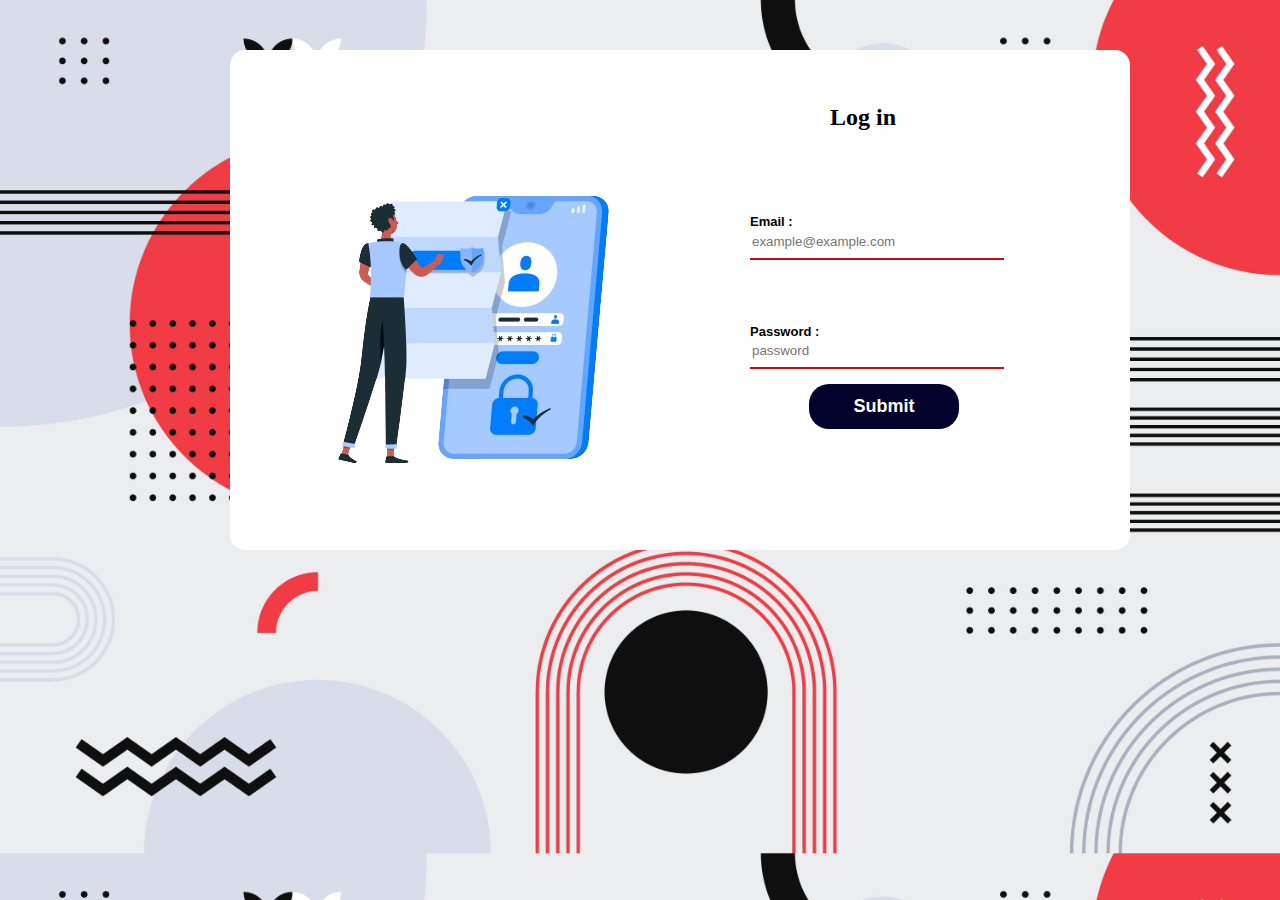
<file: firstpage/index.html>
<!DOCTYPE html>
<html lang="en">
<head>
    <meta charset="UTF-8">
    <meta name="viewport" content="width=device-width, initial-scale=1.0">
    <title>Work in fiverr</title>
    <link href="https://fonts.googleapis.com/css2?family=Cairo&display=swap" rel="stylesheet">
    <link href="https://fonts.googleapis.com/css2?family=Amiri&display=swap" rel="stylesheet">
    <link href="https://fonts.googleapis.com/css2?family=Tajawal&display=swap" rel="stylesheet">
    <link rel="preconnect" href="https://fonts.googleapis.com">
    <link rel="preconnect" href="https://fonts.gstatic.com" crossorigin>
    <link href="https://fonts.googleapis.com/css2?family=Lalezar&display=swap" rel="stylesheet">
    <link rel="preconnect" href="https://fonts.googleapis.com">
    <link rel="preconnect" href="https://fonts.gstatic.com" crossorigin>
    <link href="https://fonts.googleapis.com/css2?family=Lalezar&family=Rakkas&display=swap" rel="stylesheet">
    <link rel="preconnect" href="https://fonts.googleapis.com">
    <link rel="preconnect" href="https://fonts.gstatic.com" crossorigin>
    <link href="https://fonts.googleapis.com/css2?family=Aref+Ruqaa:wght@400;700&family=Lalezar&family=Rakkas&display=swap" rel="stylesheet">
    <link rel="preconnect" href="https://fonts.googleapis.com">
    <link rel="preconnect" href="https://fonts.gstatic.com" crossorigin>
    <link href="https://fonts.googleapis.com/css2?family=Marhey:wght@300..700&display=swap" rel="stylesheet">
    <link rel="stylesheet" href="/firstpage/style.css">
</head>
<body>
    <div class="container">
        <div class="shape">
            <img src="/firstpage/6310507-removebg-preview (1).png" alt="">
            <h2>Log in</h2>
            <input type="email" name="email" id="e-mail" placeholder="example@example.com">
            <div class="password-1">
                <input type="password" name="password" id="password" placeholder="password">
            </div>
            <div class="button-1">
                <button type="submit" id="submit" onclick="handleSubmit(event)">Submit</button>
            </div>
            <div class="email">
                <h3>Email : </h3>
            </div>
            <div class="password">
                <h3>Password : </h3>
            </div>
        </div>
    </div>

    <script src="/firstpage/main.js"></script>
</body>
</html>
</file>
<file: firstpage/style.css>
body{
        padding: 0;
        margin: 0;
        font-family: sans-serif;
        background-image: url(/secondpage/5345522.jpg);
        background-size:cover ;
        font-family: cursive;
    }

    .container .shape {
        background-color: rgb(255, 255, 255);
        width: 900px;
        height: 500px;
        margin-left: 230px;
        margin-top: 50px;
        border-radius: 15px;
        position: relative;
        
    }
    .container .shape img {
        width: 500px;
        height: 500px;
    }
    .container .shape h2{
        margin-top: -450px;
        margin-left: 600px;
        font-weight: bold;
    }
    .container  input{
        margin-left: 520px;
        margin-top: 75px;
        width: 250px;
        height: 30px;
        border: none;
        color: black;
        border-bottom: 2px rgb(194, 16, 16) solid;
    }
    .container input:focus {
    outline: none;
    }
    .container .shape .email h3{
        font-size: small;
        font-weight: bold;
        font-family: Arial, Helvetica, sans-serif;
        margin-left: 520px;
        margin-top: -215px;
    }

    .container .shape .password h3{
        font-size: small;
        font-weight: bold;
        font-family: Arial, Helvetica, sans-serif;
        margin-left: 520px;
        margin-top: 95px;
    }
    .container .shape .button-1 button {
        width: 150px;
        height: 45px;
        margin-left: 579px;
        margin-top: 15px;
        background-color: rgb(2, 2, 45);
        border: none;
        border-radius: 20px;
        color: white;
        font-weight: bold;
        font-size: 18px;
        transition: 1ms;
    }
    .container .shape .button-1 button:hover {
        background-color: rgb(1, 30, 160);
    }
</file>
